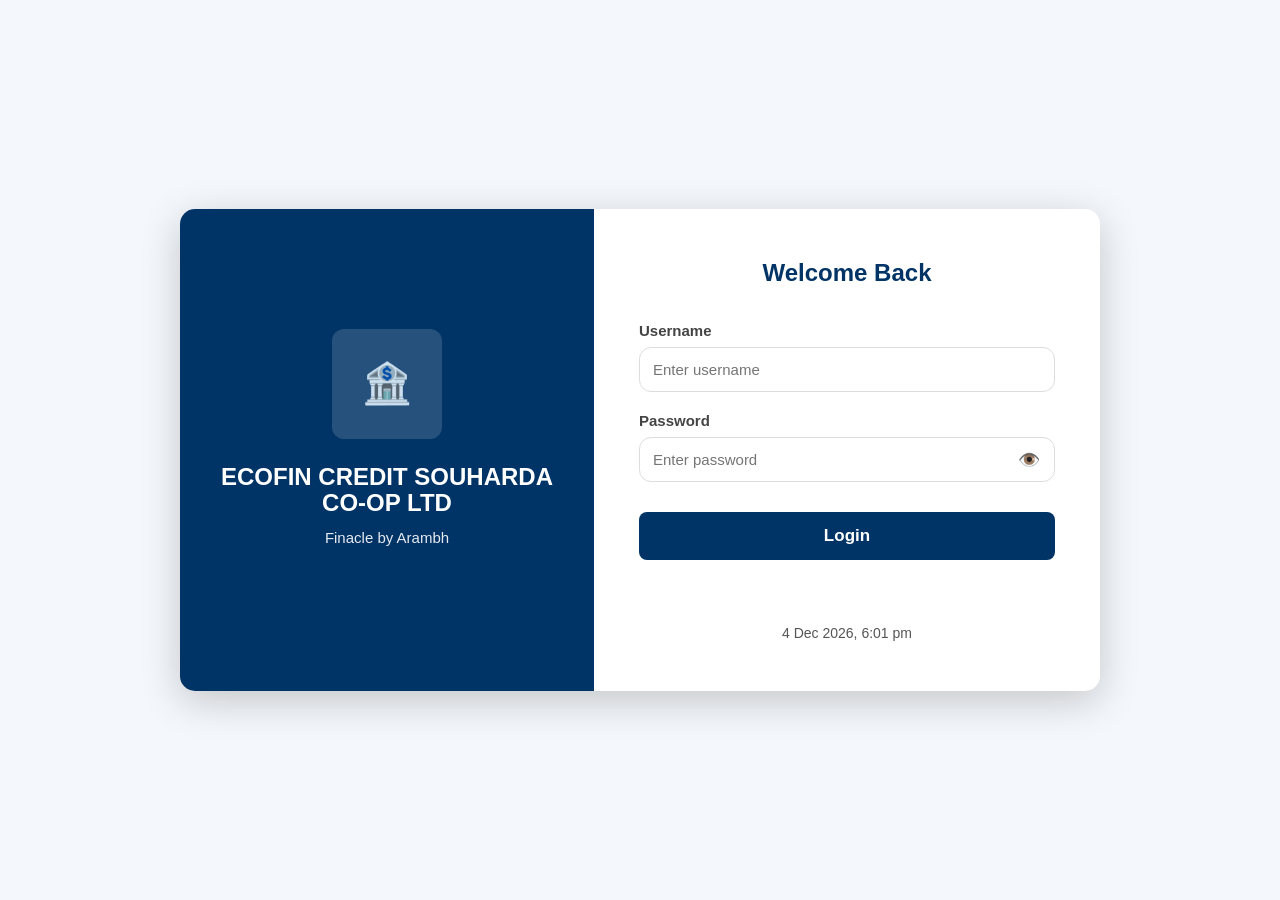
<file: index.html>
<!DOCTYPE html>
<html>
<head>
    <meta charset="UTF-8">
    <meta name="viewport" content="width=device-width, initial-scale=1.0">
    <title>ECOFIN CREDIT SOUHARDA CO-OP LTD</title>
    <link rel="stylesheet" href="css/style.css">
    <style>
        body {
            margin: 0;
            padding: 0;
            font-family: Arial, sans-serif;
            background: #f08080; /* Light Coral */
            display: flex;
            justify-content: center;
            align-items: center;
            height: 100vh;
            overflow: hidden;
        }

        .login-container {
            display: flex;
            width: 920px;
            background: white;
            border-radius: 15px;
            box-shadow: 0 10px 40px rgba(0, 0, 0, 0.2);
            overflow: hidden;
        }

        /* Left Panel */
        .left-panel {
            background: #003366;
            color: white;
            width: 45%;
            padding: 40px;
            display: flex;
            flex-direction: column;
            justify-content: center;
            align-items: center;
            text-align: center;
        }

        .logo-placeholder {
            width: 110px;
            height: 110px;
            background: rgba(255,255,255,0.15);
            border-radius: 12px;
            margin-bottom: 15px;
            display: flex;
            align-items: center;
            justify-content: center;
            font-size: 40px;
            color: white;
        }

        .left-panel h1 {
            margin: 10px 0 8px 0;
            font-size: 24px;
            font-weight: bold;
            line-height: 1.1;
        }

        .left-panel .subtitle {
            margin: 5px 0 25px 0;
            font-size: 15px;
            opacity: 0.9;
        }

        /* Right Panel */
        .right-panel {
            width: 55%;
            padding: 50px 45px;
        }

        .form-group {
            margin-bottom: 20px;
        }

        label {
            display: block;
            margin-bottom: 6px;
            font-weight: bold;
            color: #333;
        }

        input {
            width: 100%;
            padding: 14px;
            border: 1px solid #ccc;
            border-radius: 8px;
            box-sizing: border-box;
            font-size: 16px;
        }

        .password-container {
            position: relative;
        }

        .toggle-password {
            position: absolute;
            right: 15px;
            top: 50%;
            transform: translateY(-50%);
            cursor: pointer;
            font-size: 18px;
            color: #666;
        }

        button {
            width: 100%;
            padding: 14px;
            border: none;
            background: #003366;
            color: white;
            font-size: 17px;
            border-radius: 8px;
            cursor: pointer;
            margin-top: 10px;
        }

        button:hover {
            background: #004c99;
        }

        #error {
            color: red;
            margin-top: 15px;
            text-align: center;
            min-height: 20px;
        }

        #current-time {
            text-align: center;
            margin-top: 30px;
            font-size: 14px;
            color: #555;
        }
    </style>
</head>
<body>

    <div class="login-container">
        <!-- Left Panel -->
        <div class="left-panel">
            <!-- Logo Fallback -->
            <div class="logo-placeholder">🏦</div>
            <h1>ECOFIN CREDIT SOUHARDA CO-OP LTD</h1>
            <p class="subtitle">Finacle by Arambh</p>
        </div>

        <!-- Right Panel -->
        <div class="right-panel">
            <h2 style="text-align:center; margin-bottom:35px; color:#003366;">Welcome Back</h2>
            
            <div class="form-group">
                <label>Username</label>
                <input type="text" id="username" placeholder="Enter username">
            </div>

            <div class="form-group">
                <label>Password</label>
                <div class="password-container">
                    <input type="password" id="password" placeholder="Enter password">
                    <span class="toggle-password" id="togglePassword">👁️</span>
                </div>
            </div>

            <button onclick="login()">Login</button>
            <div id="error"></div>

            <div id="current-time"></div>
        </div>
    </div>

    <script src="js/config.js"></script>
    <script>
        // Live Time
        function updateTime() {
            const timeEl = document.getElementById("current-time");
            setInterval(() => {
                const now = new Date();
                timeEl.textContent = now.toLocaleString('en-IN', { 
                    dateStyle: 'medium', 
                    timeStyle: 'short' 
                });
            }, 1000);
        }
        updateTime();

        // Password Toggle
        document.getElementById("togglePassword").addEventListener("click", function () {
            const pwd = document.getElementById("password");
            if (pwd.type === "password") {
                pwd.type = "text";
                this.textContent = "🙈";
            } else {
                pwd.type = "password";
                this.textContent = "👁️";
            }
        });

        // Login Function
        async function login() {
            const username = document.getElementById("username").value.trim();
            const password = document.getElementById("password").value.trim();
            const errorDiv = document.getElementById("error");

            errorDiv.innerHTML = "";

            if (!username || !password) {
                errorDiv.innerHTML = "Please enter Username and Password";
                return;
            }

            try {
                const url = `${API_BASE_URL}?action=login&username=${encodeURIComponent(username)}&password=${encodeURIComponent(password)}`;
                
                const response = await fetch(url);
                const result = await response.json();

                if (result.status === "success") {
                    localStorage.setItem("user", JSON.stringify(result.user));
                    
                    errorDiv.style.color = "green";
                    errorDiv.innerHTML = "✅ Login Successful! Redirecting...";

                    setTimeout(() => {
                        window.location.href = "dashboard.html";
                    }, 1200);
                } else {
                    errorDiv.style.color = "red";
                    errorDiv.innerHTML = result.message || "Invalid credentials";
                }
            } catch (err) {
                console.error(err);
                errorDiv.style.color = "red";
                errorDiv.innerHTML = "Network error. Please try again.";
            }
        }

        document.addEventListener("keypress", (e) => {
            if (e.key === "Enter") login();
        });
    </script>
</body>
</html>
</file>
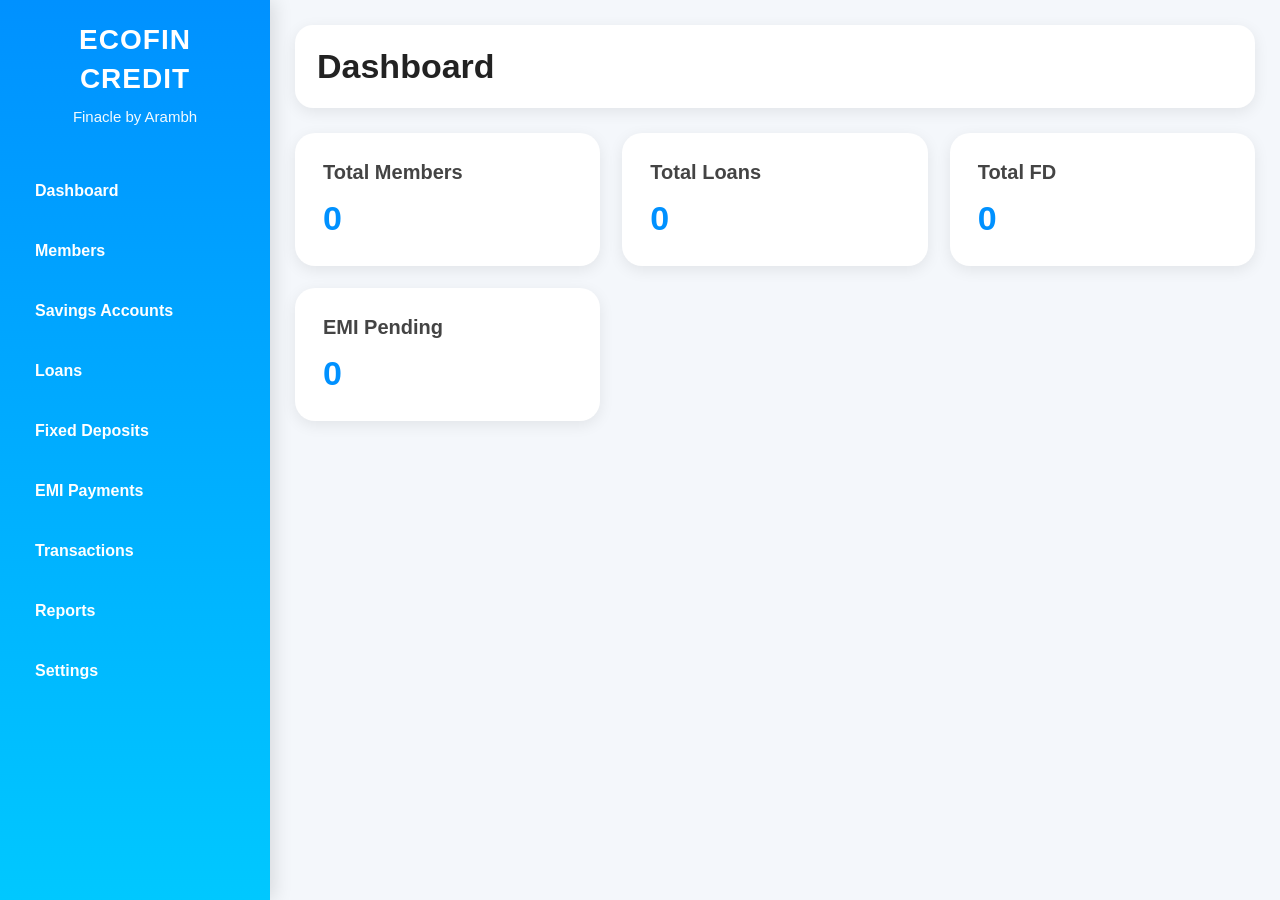
<file: dashboard.html>
<!DOCTYPE html>
<html>

<head>

    <title>ECOFIN Banking Dashboard</title>

    <link rel="stylesheet" href="css/style.css">

</head>

<body>

    <div class="sidebar">

     <h2>

    <span class="main-title">
        ECOFIN CREDIT
    </span>

    <span class="sub-title">
        Finacle by Arambh
    </span>

</h2>

        <a href="dashboard.html">Dashboard</a>
<a href="pages/members.html">Members</a>
<a href="pages/savings.html">Savings Accounts</a>
<a href="#">Loans</a>
<a href="#">Fixed Deposits</a>
<a href="#">EMI Payments</a>
<a href="#">Transactions</a>
<a href="#">Reports</a>
<a href="#">Settings</a>

    </div>

    <div class="main">

        <div class="topbar">

            <h1>Dashboard</h1>

        </div>

        <div class="cards">

            <div class="card">
                <h3>Total Members</h3>
                <p id="totalMembers">0</p>
            </div>

            <div class="card">
                <h3>Total Loans</h3>
                <p>0</p>
            </div>

            <div class="card">
                <h3>Total FD</h3>
                <p>0</p>
            </div>

            <div class="card">
                <h3>EMI Pending</h3>
                <p>0</p>
            </div>

        </div>

    </div>

</body>

</html>
</file>
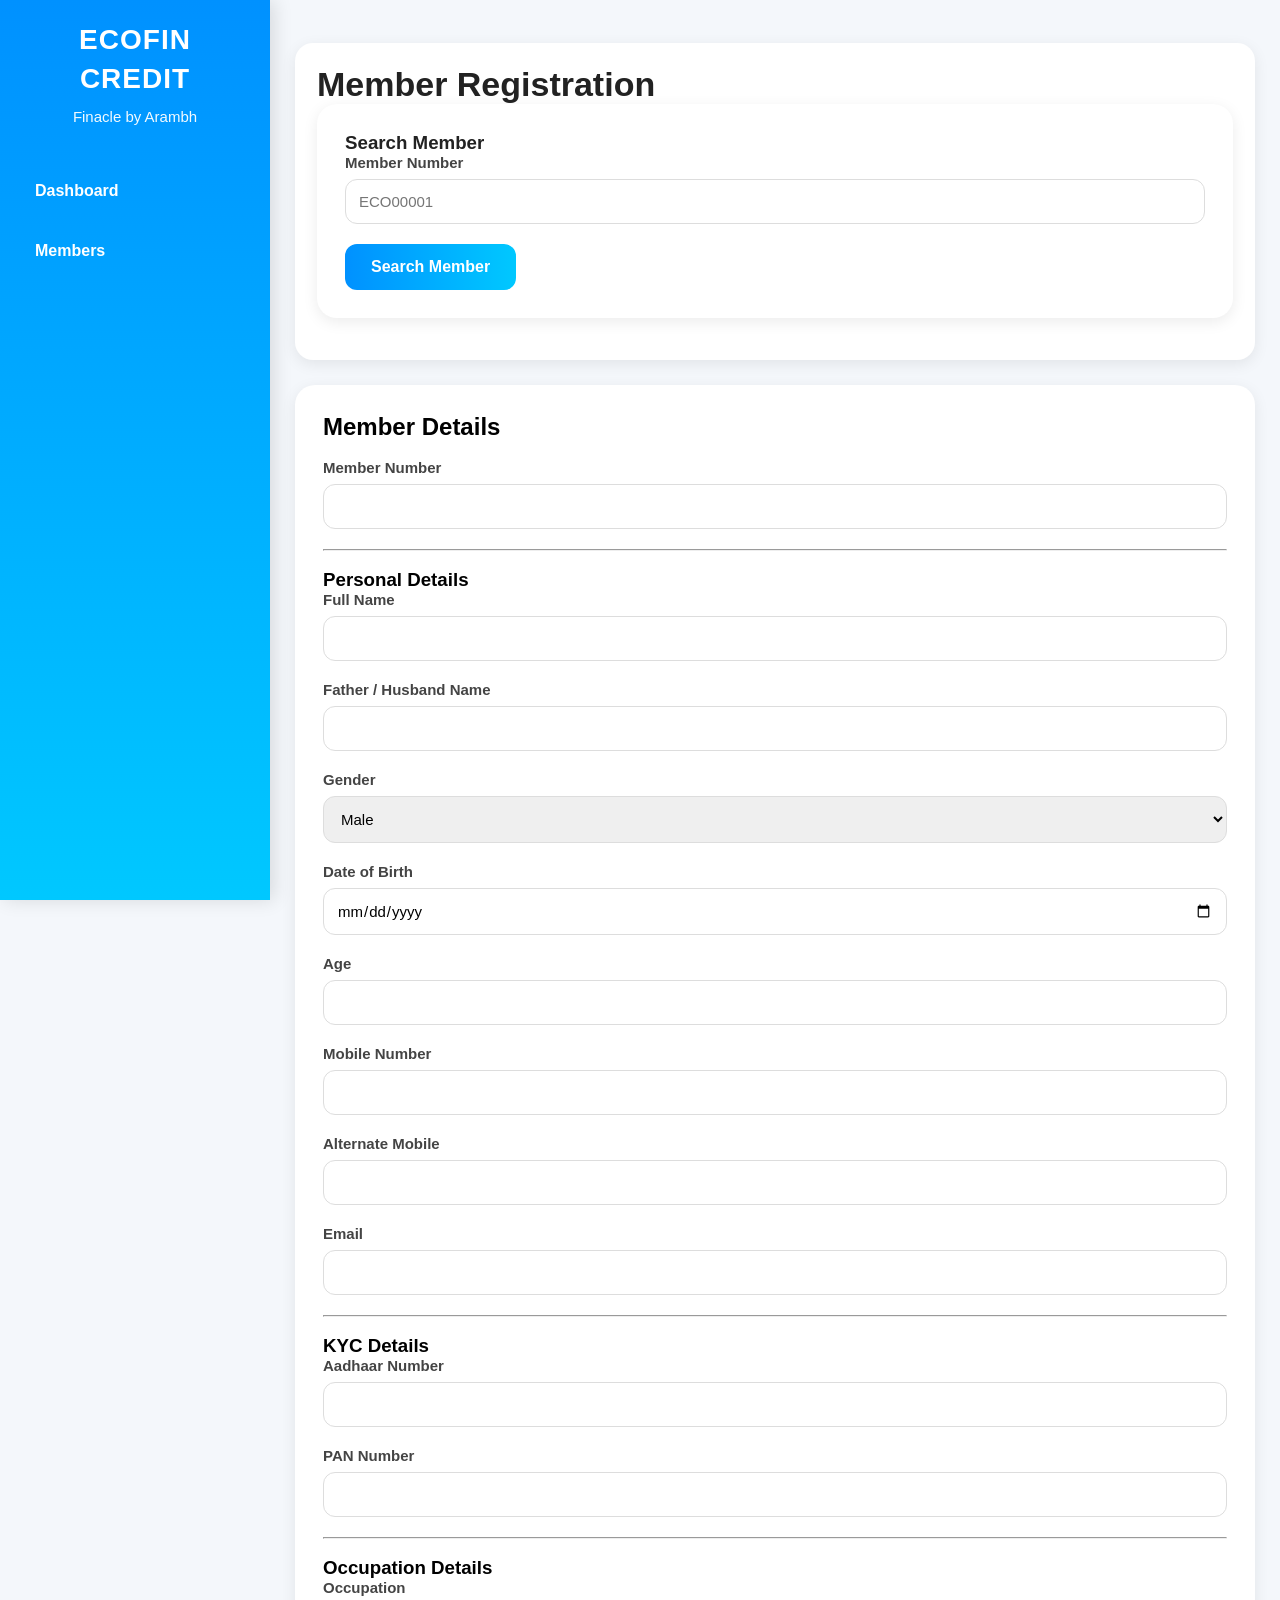
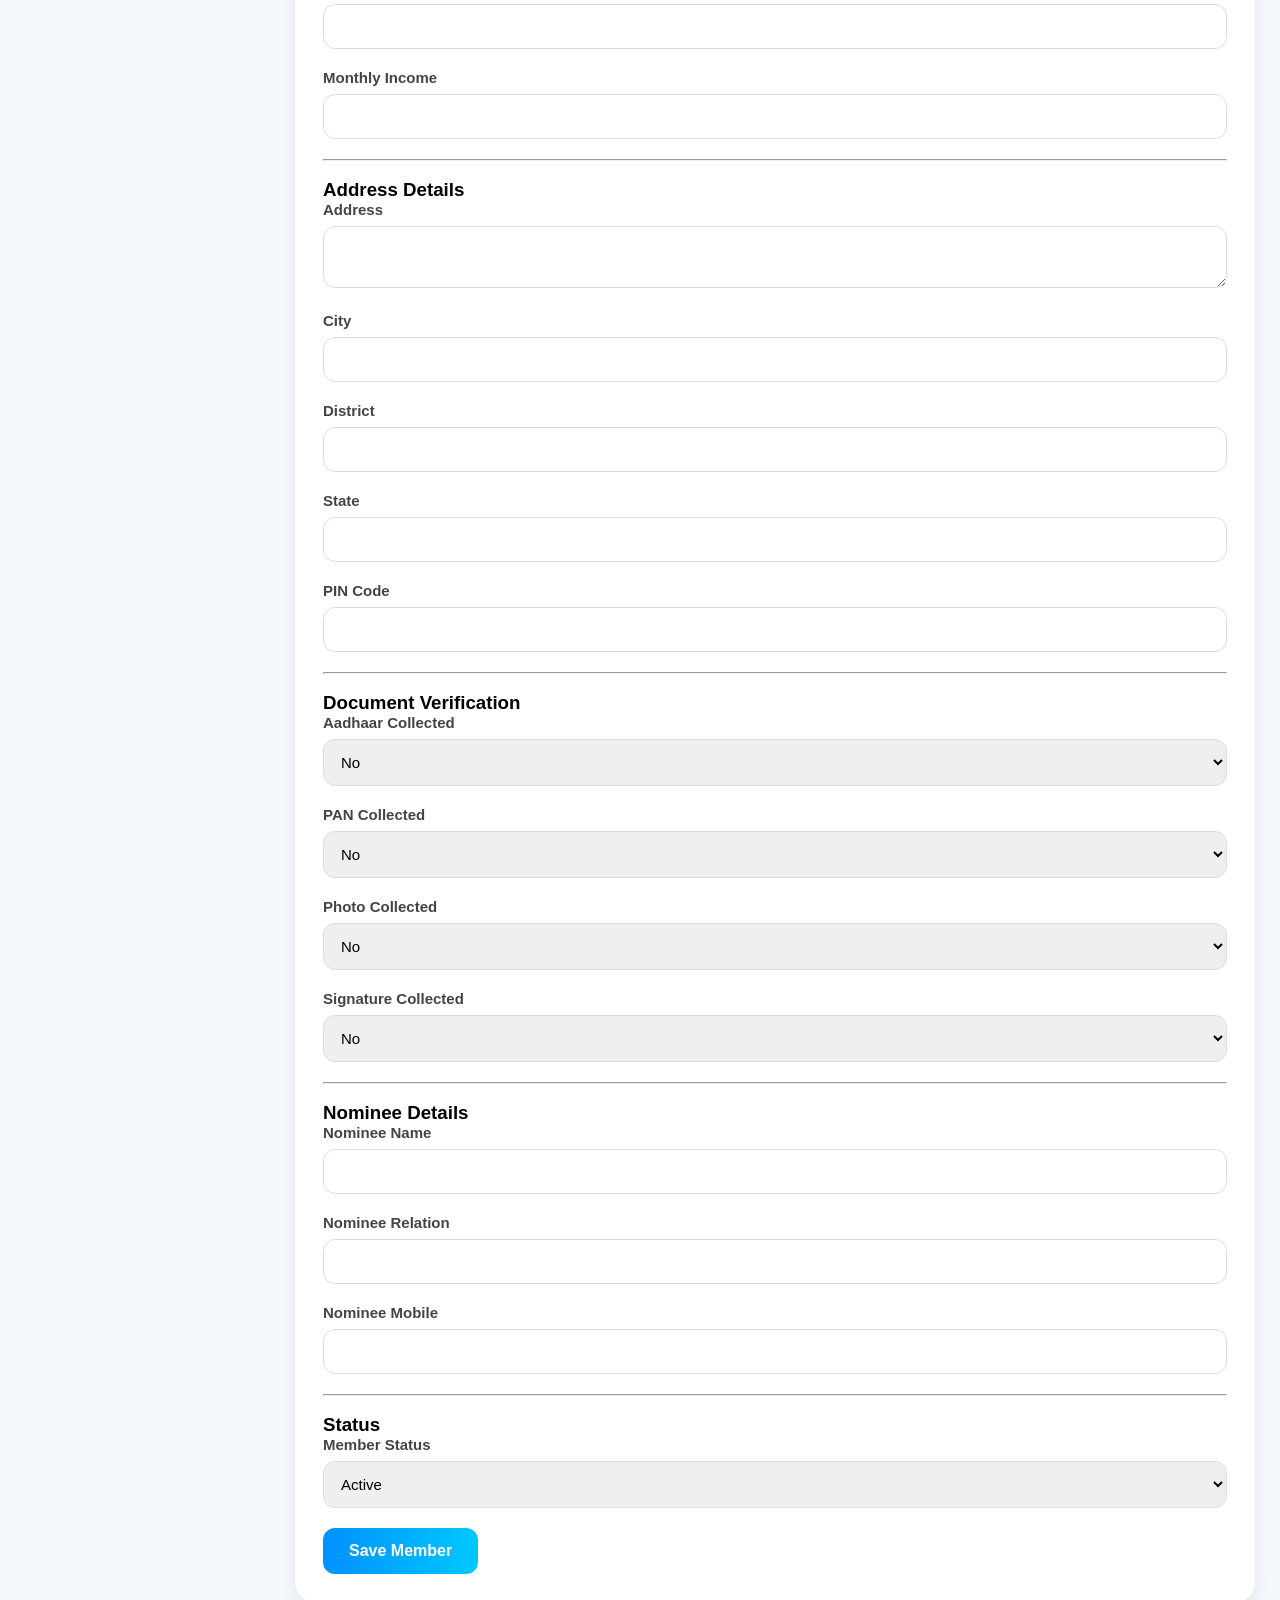
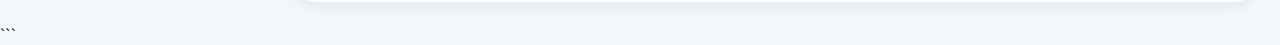
<file: pages/members.html>
<!DOCTYPE html>

<html>

<head>

```
<title>Members - ECOFIN CREDIT</title>

<link rel="stylesheet" href="../css/style.css">
```

</head>

<body>

```
<div class="sidebar">

    <h2>
        <span class="main-title">
            ECOFIN CREDIT
        </span>

        <span class="sub-title">
            Finacle by Arambh
        </span>
    </h2>

    <a href="../dashboard.html">Dashboard</a>
    <a href="members.html">Members</a>

</div>

<div class="main">

    <div class="topbar">

        <h1>Member Registration</h1>

        <div class="form-container" style="margin-bottom:20px;">

            <h3>Search Member</h3>

            <div class="form-group">
                <label>Member Number</label>
                <input type="text" id="searchMemberNumber" placeholder="ECO00001">
            </div>

            <button onclick="searchMember()">
                Search Member
            </button>

        </div>

    </div>

    <div class="form-container">

        <h2>Member Details</h2>

        <br>

        <div class="form-group">
            <label>Member Number</label>
            <input type="text" id="memberNumber" readonly>
        </div>

        <hr><br>

        <h3>Personal Details</h3>

        <div class="form-group">
            <label>Full Name</label>
            <input type="text" id="fullName">
        </div>

        <div class="form-group">
            <label>Father / Husband Name</label>
            <input type="text" id="fatherName">
        </div>

        <div class="form-group">
            <label>Gender</label>
            <select id="gender">
                <option value="Male">Male</option>
                <option value="Female">Female</option>
                <option value="Other">Other</option>
            </select>
        </div>

        <div class="form-group">
            <label>Date of Birth</label>
            <input type="date" id="dob">
        </div>

        <div class="form-group">
            <label>Age</label>
            <input type="number" id="age">
        </div>

        <div class="form-group">
            <label>Mobile Number</label>
            <input type="text" id="mobile">
        </div>

        <div class="form-group">
            <label>Alternate Mobile</label>
            <input type="text" id="alternateMobile">
        </div>

        <div class="form-group">
            <label>Email</label>
            <input type="email" id="email">
        </div>

        <hr><br>

        <h3>KYC Details</h3>

        <div class="form-group">
            <label>Aadhaar Number</label>
            <input type="text" id="aadhaar">
        </div>

        <div class="form-group">
            <label>PAN Number</label>
            <input type="text" id="pan">
        </div>

        <hr><br>

        <h3>Occupation Details</h3>

        <div class="form-group">
            <label>Occupation</label>
            <input type="text" id="occupation">
        </div>

        <div class="form-group">
            <label>Monthly Income</label>
            <input type="number" id="monthlyIncome">
        </div>

        <hr><br>

        <h3>Address Details</h3>

        <div class="form-group">
            <label>Address</label>
            <textarea id="address"></textarea>
        </div>

        <div class="form-group">
            <label>City</label>
            <input type="text" id="city">
        </div>

        <div class="form-group">
            <label>District</label>
            <input type="text" id="district">
        </div>

        <div class="form-group">
            <label>State</label>
            <input type="text" id="state">
        </div>

        <div class="form-group">
            <label>PIN Code</label>
            <input type="text" id="pinCode">
        </div>

        <hr><br>

        <h3>Document Verification</h3>

        <div class="form-group">
            <label>Aadhaar Collected</label>
            <select id="aadhaarCollected">
                <option value="No">No</option>
                <option value="Yes">Yes</option>
            </select>
        </div>

        <div class="form-group">
            <label>PAN Collected</label>
            <select id="panCollected">
                <option value="No">No</option>
                <option value="Yes">Yes</option>
            </select>
        </div>

        <div class="form-group">
            <label>Photo Collected</label>
            <select id="photoCollected">
                <option value="No">No</option>
                <option value="Yes">Yes</option>
            </select>
        </div>

        <div class="form-group">
            <label>Signature Collected</label>
            <select id="signatureCollected">
                <option value="No">No</option>
                <option value="Yes">Yes</option>
            </select>
        </div>

        <hr><br>

        <h3>Nominee Details</h3>

        <div class="form-group">
            <label>Nominee Name</label>
            <input type="text" id="nomineeName">
        </div>

        <div class="form-group">
            <label>Nominee Relation</label>
            <input type="text" id="nomineeRelation">
        </div>

        <div class="form-group">
            <label>Nominee Mobile</label>
            <input type="text" id="nomineeMobile">
        </div>

        <hr><br>

        <h3>Status</h3>

        <div class="form-group">
            <label>Member Status</label>
            <select id="status">
                <option value="Active">Active</option>
                <option value="Inactive">Inactive</option>
                <option value="Closed">Closed</option>
            </select>
        </div>

        <button id="saveBtn" onclick="saveMember()">
            Save Member
        </button>

    </div>

</div>

<script src="../js/config.js"></script>
<script src="../js/api.js"></script>
<script src="../js/members.js"></script>
```

</body>

</html>
</file>
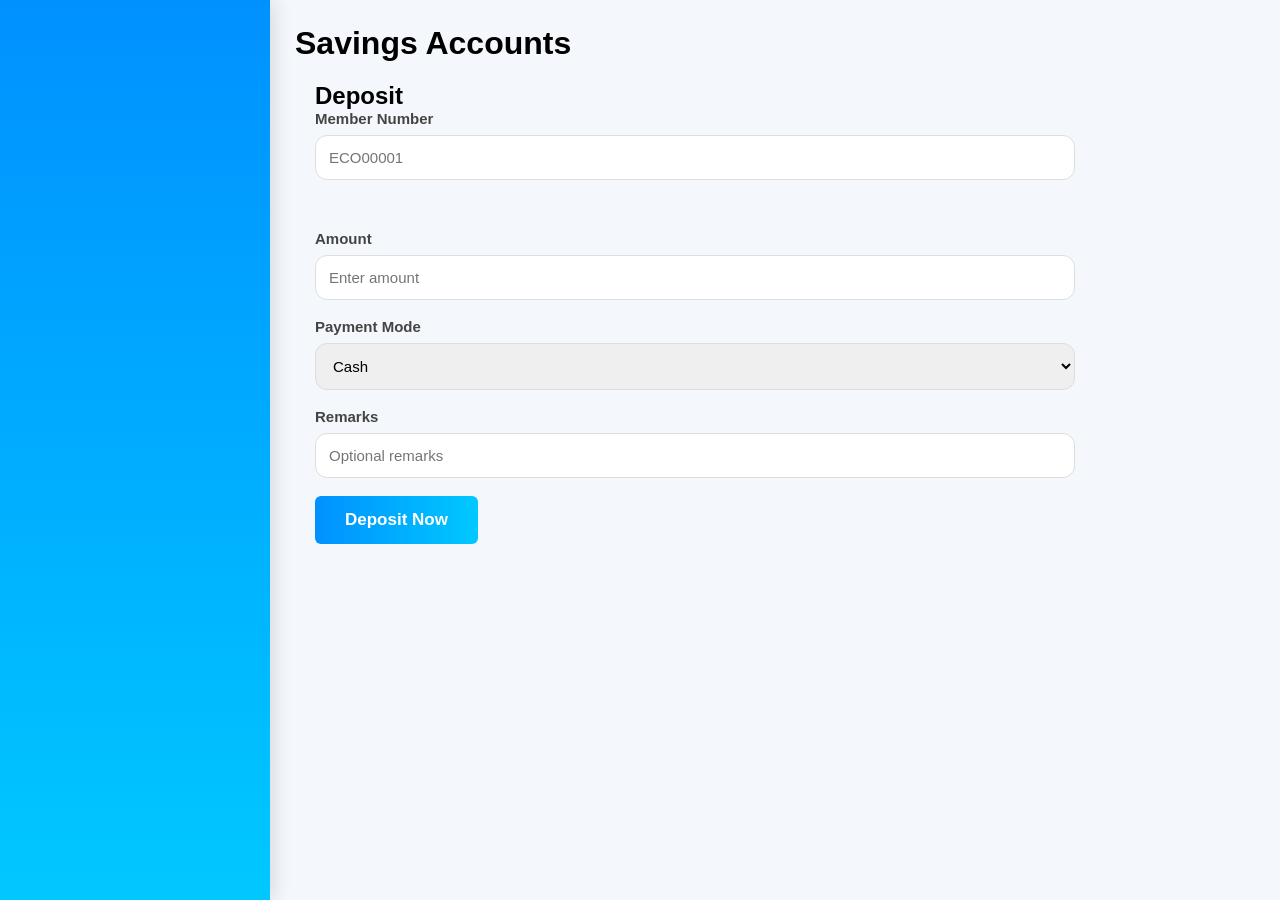
<file: pages/savings.html>
<!DOCTYPE html>
<html>
<head>
  <title>Savings Accounts - ECOFIN</title>
  <link rel="stylesheet" href="../css/style.css">
  <style>
    .container { padding: 20px; max-width: 800px; }
    .form-group { margin-bottom: 18px; }
    label { display: block; margin-bottom: 6px; font-weight: bold; }
    input, select {
      padding: 12px;
      width: 100%;
      border: 1px solid #ddd;
      border-radius: 6px;
      font-size: 16px;
    }
    button {
      padding: 14px 30px;
      background-color: #28a745;
      color: white;
      border: none;
      border-radius: 6px;
      font-size: 17px;
      cursor: pointer;
    }
    #memberNameDisplay {
      margin-top: 8px;
      font-size: 16px;
      font-weight: bold;
      min-height: 24px;
    }
    #result {
      margin-top: 25px;
      padding: 20px;
      background: #d4edda;
      border: 1px solid #c3e6cb;
      border-radius: 8px;
      display: none;
    }
  </style>
</head>
<body>
  <div class="sidebar"> <!-- your existing sidebar --> </div>
  <div class="main">
    <h1>Savings Accounts</h1>
    
    <div class="container">
      <h2>Deposit</h2>
      <div class="form-group">
        <label>Member Number</label>
        <input type="text" id="memberNumber" placeholder="ECO00001" onblur="fetchMemberName()">
        <div id="memberNameDisplay"></div>
      </div>
      <div class="form-group">
        <label>Amount</label>
        <input type="number" id="amount" placeholder="Enter amount">
      </div>
      <div class="form-group">
        <label>Payment Mode</label>
        <select id="paymentMode">
          <option value="Cash">Cash</option>
          <option value="UPI">UPI</option>
          <option value="Bank Transfer">Bank Transfer</option>
          <option value="Cheque">Cheque</option>
        </select>
      </div>
      <div class="form-group">
        <label>Remarks</label>
        <input type="text" id="remarks" placeholder="Optional remarks">
      </div>
      <button onclick="depositSavings()">Deposit Now</button>
      <div id="result"></div>
    </div>
  </div>

  <script src="../js/config.js"></script>
  <script src="../js/savings.js"></script>
</body>
</html>
</file>
<file: css/style.css>
*{
    margin:0;
    padding:0;
    box-sizing:border-box;
    font-family:Arial,sans-serif;
}

/* BODY */

body{
    background:#f4f7fb !important;
    min-height:100vh;
}

/* SIDEBAR */

.sidebar{

    width:270px;
    height:100vh;

    position:fixed;
    left:0;
    top:0;

    background:linear-gradient(
        180deg,
        rgb(0,145,255),
        rgb(0,200,255)
    );

    color:white;

    padding:20px;

    overflow-y:auto;

    box-shadow:4px 0 18px rgba(0,0,0,0.12);
}

/* LOGO TITLE */

.sidebar h2{

    text-align:center;

    margin-bottom:40px;

    line-height:1.4;
}

/* ECOFIN CREDIT */

.sidebar h2 .main-title{

    display:block;

    font-size:28px;

    font-weight:bold;

    letter-spacing:1px;
}

/* FINACLE BY ARAMBH */

.sidebar h2 .sub-title{

    display:block;

    margin-top:8px;

    font-size:15px;

    font-weight:normal;

    opacity:0.95;
}

/* MENU LINKS */

.sidebar a{

    display:block;

    color:white;

    text-decoration:none;

    padding:15px;

    margin-bottom:12px;

    border-radius:14px;

    transition:0.3s;

    font-size:16px;

    font-weight:bold;
}

.sidebar a:hover{

    background:rgba(255,255,255,0.22);

    transform:translateX(5px);
}

/* MAIN AREA */

.main{

    margin-left:270px;

    padding:25px;

    background:#f4f7fb !important;

    min-height:100vh;
}

/* TOPBAR */

.topbar{

    background:white !important;

    color:#222;

    padding:22px;

    border-radius:18px;

    margin-bottom:25px;

    box-shadow:0 4px 15px rgba(0,0,0,0.08);
}

.topbar h1{

    font-size:34px;

    font-weight:bold;

    color:#222;
}

/* DASHBOARD CARDS */

.cards{

    display:grid;

    grid-template-columns:repeat(auto-fit,minmax(240px,1fr));

    gap:22px;
}

.card{

    background:white !important;

    padding:28px;

    border-radius:20px;

    box-shadow:0 4px 15px rgba(0,0,0,0.08);

    transition:0.3s;
}

.card:hover{

    transform:translateY(-6px);
}

.card h3{

    margin-bottom:15px;

    font-size:20px;

    font-weight:bold;

    color:#444;
}

.card p{

    font-size:34px;

    font-weight:bold;

    color:rgb(0,145,255);
}

/* FORM CONTAINER */

.form-container{

    background:white !important;

    padding:28px;

    border-radius:20px;

    box-shadow:0 4px 15px rgba(0,0,0,0.08);
}

/* FORM GROUP */

.form-group{

    margin-bottom:20px;
}

.form-group label{

    display:block;

    margin-bottom:8px;

    font-weight:bold;

    font-size:15px;

    color:#444;
}

.form-group input,
.form-group select,
.form-group textarea{

    width:100%;

    padding:13px;

    border:1px solid #ddd;

    border-radius:12px;

    outline:none;

    font-size:15px;

    transition:0.3s;
}

.form-group input:focus,
.form-group select:focus,
.form-group textarea:focus{

    border-color:rgb(0,145,255);

    box-shadow:0 0 10px rgba(0,145,255,0.2);
}

/* BUTTON */

button{

    background:linear-gradient(
        90deg,
        rgb(0,145,255),
        rgb(0,200,255)
    );

    color:white;

    border:none;

    padding:14px 26px;

    border-radius:12px;

    cursor:pointer;

    font-size:16px;

    font-weight:bold;

    transition:0.3s;
}

button:hover{

    transform:translateY(-3px);

    opacity:0.95;
}

/* TABLES */

table{

    width:100%;

    border-collapse:collapse;

    background:white;

    border-radius:15px;

    overflow:hidden;
}

table th{

    background:linear-gradient(
        90deg,
        rgb(0,145,255),
        rgb(0,200,255)
    );

    color:white;

    padding:14px;

    text-align:left;
}

table td{

    padding:12px;

    border-bottom:1px solid #eee;
}

/* MOBILE RESPONSIVE */

@media(max-width:768px){

    .sidebar{

        width:100%;

        height:auto;

        position:relative;
    }

    .main{

        margin-left:0;

        padding:15px;
    }

    .cards{

        grid-template-columns:1fr;
    }

}
</file>
